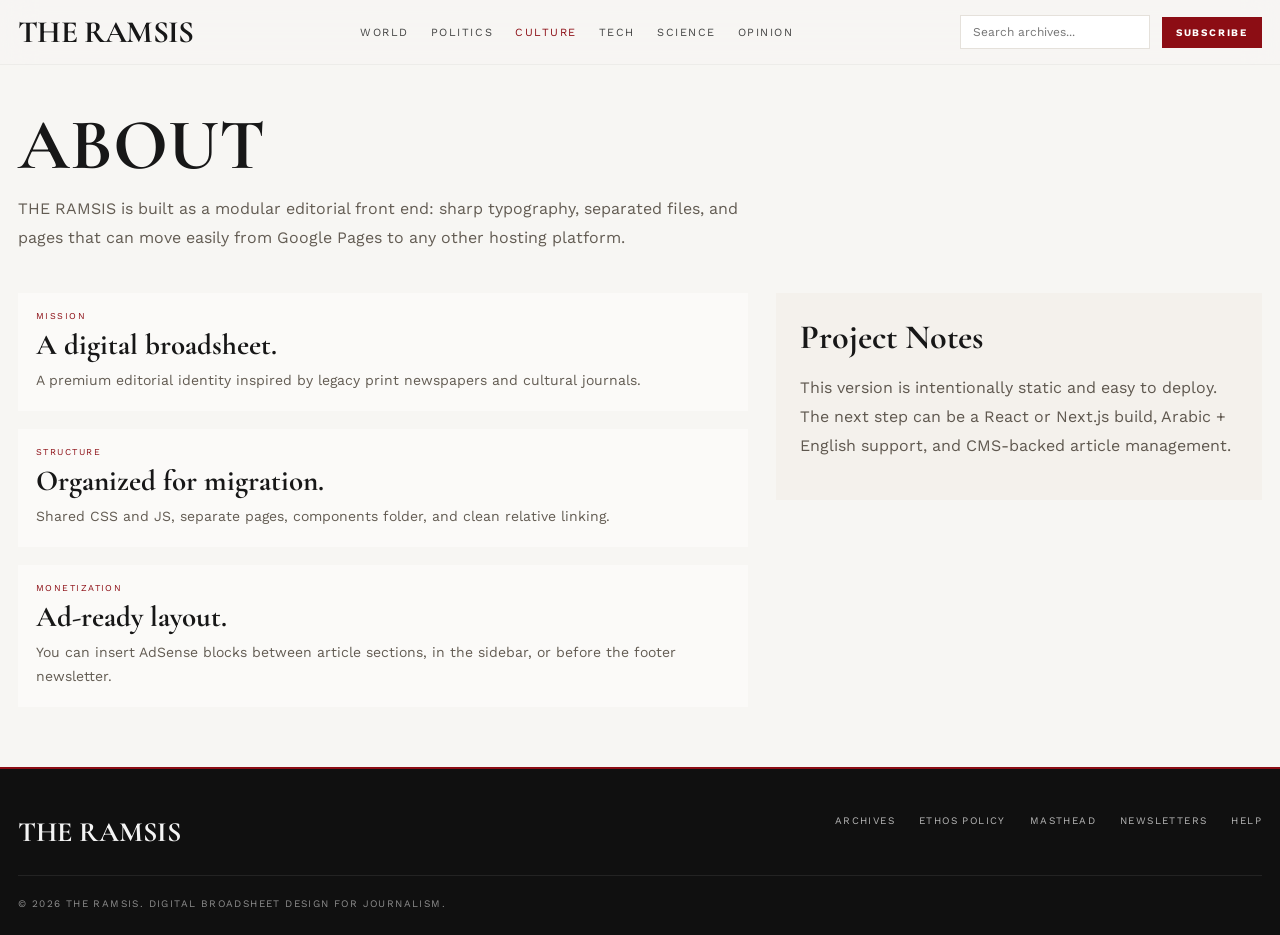
<file: pages/about.html>
<!doctype html><html lang="en"><head><meta charset="UTF-8"><meta name="viewport" content="width=device-width, initial-scale=1.0"><title>THE RAMSIS | About</title><link rel="preconnect" href="https://fonts.googleapis.com"><link rel="preconnect" href="https://fonts.gstatic.com" crossorigin><link href="https://fonts.googleapis.com/css2?family=Cormorant+Garamond:wght@400;500;600;700&family=Work+Sans:wght@300;400;500;600;700&display=swap" rel="stylesheet"><link rel="stylesheet" href="../assets/css/styles.css"><script defer src="../assets/js/main.js"></script></head><body><header class="topbar"><div class="container topbar-inner"><a class="brand" href="../index.html">THE RAMSIS</a><nav class="nav"><a href="../index.html">World</a><a href="./politics.html">Politics</a><a href="./culture.html" class="active">Culture</a><a href="./tech.html">Tech</a><a href="./science.html">Science</a><a href="./opinion.html">Opinion</a></nav><div class="topbar-actions"><input class="search" placeholder="Search archives..."><button class="btn-subscribe">Subscribe</button></div></div></header><main class="container"><section class="page-header"><h1 class="page-title">About</h1><p class="page-subtitle">THE RAMSIS is built as a modular editorial front end: sharp typography, separated files, and pages that can move easily from Google Pages to any other hosting platform.</p></section><section class="list-grid"><div class="story-list"><article class="archive-card"><div class="eyebrow">Mission</div><h3 class="card-title">A digital broadsheet.</h3><p class="card-desc">A premium editorial identity inspired by legacy print newspapers and cultural journals.</p></article><article class="archive-card"><div class="eyebrow">Structure</div><h3 class="card-title">Organized for migration.</h3><p class="card-desc">Shared CSS and JS, separate pages, components folder, and clean relative linking.</p></article><article class="archive-card"><div class="eyebrow">Monetization</div><h3 class="card-title">Ad-ready layout.</h3><p class="card-desc">You can insert AdSense blocks between article sections, in the sidebar, or before the footer newsletter.</p></article></div><aside class="sidebar-panel"><h4>Project Notes</h4><p>This version is intentionally static and easy to deploy. The next step can be a React or Next.js build, Arabic + English support, and CMS-backed article management.</p></aside></section></main><footer class="footer"><div class="container"><div class="footer-top"><div class="footer-brand">THE RAMSIS</div><div class="footer-links"><a href="./archive.html">Archives</a><a href="./about.html">Ethos Policy</a><a href="./about.html">Masthead</a><a href="./about.html">Newsletters</a><a href="./about.html">Help</a></div></div><div class="footer-bottom">© <span data-year></span> THE RAMSIS. Digital broadsheet design for journalism.</div></div></footer></body></html>
</file>
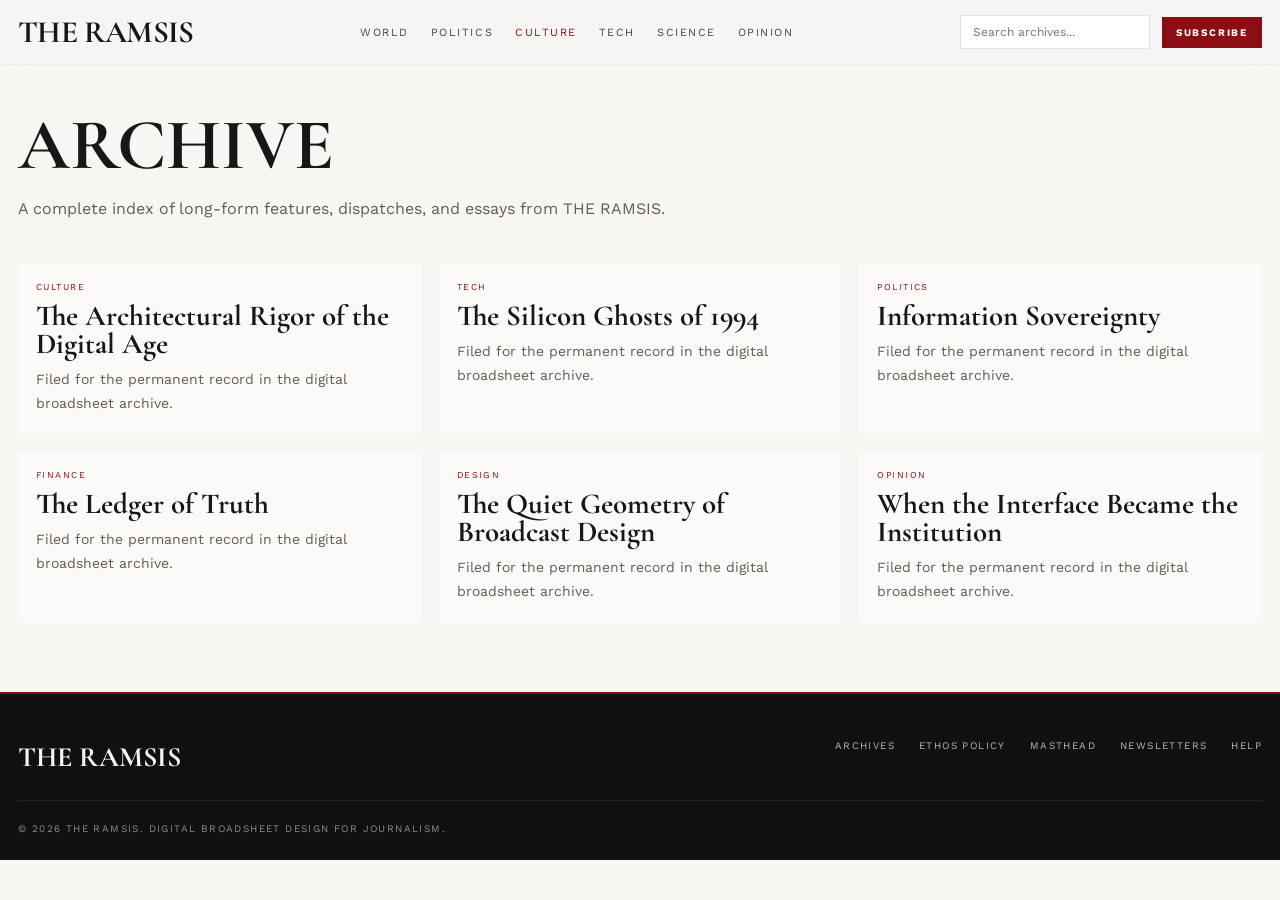
<file: pages/archive.html>
<!doctype html><html lang="en"><head><meta charset="UTF-8"><meta name="viewport" content="width=device-width, initial-scale=1.0"><title>THE RAMSIS | Archive</title><link rel="preconnect" href="https://fonts.googleapis.com"><link rel="preconnect" href="https://fonts.gstatic.com" crossorigin><link href="https://fonts.googleapis.com/css2?family=Cormorant+Garamond:wght@400;500;600;700&family=Work+Sans:wght@300;400;500;600;700&display=swap" rel="stylesheet"><link rel="stylesheet" href="../assets/css/styles.css"><script defer src="../assets/js/main.js"></script></head><body><header class="topbar"><div class="container topbar-inner"><a class="brand" href="../index.html">THE RAMSIS</a><nav class="nav"><a href="../index.html">World</a><a href="./politics.html">Politics</a><a href="./culture.html" class="active">Culture</a><a href="./tech.html">Tech</a><a href="./science.html">Science</a><a href="./opinion.html">Opinion</a></nav><div class="topbar-actions"><input class="search" placeholder="Search archives..."><button class="btn-subscribe">Subscribe</button></div></div></header><main class="container"><section class="page-header"><h1 class="page-title">Archive</h1><p class="page-subtitle">A complete index of long-form features, dispatches, and essays from THE RAMSIS.</p></section><section class="archive-grid"><article class="archive-card"><div class="eyebrow">Culture</div><h3 class="card-title">The Architectural Rigor of the Digital Age</h3><p class="card-desc">Filed for the permanent record in the digital broadsheet archive.</p></article><article class="archive-card"><div class="eyebrow">Tech</div><h3 class="card-title">The Silicon Ghosts of 1994</h3><p class="card-desc">Filed for the permanent record in the digital broadsheet archive.</p></article><article class="archive-card"><div class="eyebrow">Politics</div><h3 class="card-title">Information Sovereignty</h3><p class="card-desc">Filed for the permanent record in the digital broadsheet archive.</p></article><article class="archive-card"><div class="eyebrow">Finance</div><h3 class="card-title">The Ledger of Truth</h3><p class="card-desc">Filed for the permanent record in the digital broadsheet archive.</p></article><article class="archive-card"><div class="eyebrow">Design</div><h3 class="card-title">The Quiet Geometry of Broadcast Design</h3><p class="card-desc">Filed for the permanent record in the digital broadsheet archive.</p></article><article class="archive-card"><div class="eyebrow">Opinion</div><h3 class="card-title">When the Interface Became the Institution</h3><p class="card-desc">Filed for the permanent record in the digital broadsheet archive.</p></article></section></main><footer class="footer"><div class="container"><div class="footer-top"><div class="footer-brand">THE RAMSIS</div><div class="footer-links"><a href="./archive.html">Archives</a><a href="./about.html">Ethos Policy</a><a href="./about.html">Masthead</a><a href="./about.html">Newsletters</a><a href="./about.html">Help</a></div></div><div class="footer-bottom">© <span data-year></span> THE RAMSIS. Digital broadsheet design for journalism.</div></div></footer></body></html>
</file>
<file: assets/css/styles.css>
:root{
  --paper:#f7f6f3;--paper-2:#f0eeea;--ink:#171717;--muted:#6d675f;--line:#e5e1db;--accent:#8c0d14;--dark:#121212;--max:1320px;
}
*{box-sizing:border-box}html{scroll-behavior:smooth}body{margin:0;background:var(--paper);color:var(--ink);font-family:"Work Sans",system-ui,sans-serif}a{color:inherit;text-decoration:none}img{max-width:100%;display:block}input,button{font:inherit}button{cursor:pointer}.container{max-width:var(--max);margin:0 auto;padding:0 18px}.topbar{position:sticky;top:0;z-index:50;background:rgba(247,246,243,.9);backdrop-filter:blur(16px);border-bottom:1px solid rgba(0,0,0,.04)}.topbar-inner{height:64px;display:grid;grid-template-columns:auto 1fr auto;align-items:center;gap:20px}.brand{font-family:"Cormorant Garamond",serif;font-size:31px;font-weight:700;letter-spacing:-.02em;text-transform:uppercase}.nav{display:flex;gap:22px;justify-content:center;font-size:11px;letter-spacing:.14em;text-transform:uppercase}.nav a{opacity:.8}.nav a.active,.nav a:hover{opacity:1;color:var(--accent)}.topbar-actions{display:flex;align-items:center;gap:12px}.search{border:1px solid var(--line);background:#fff;height:34px;padding:0 12px;min-width:190px;font-size:12px}.btn-subscribe{background:var(--accent);color:#fff;border:none;padding:10px 14px;font-size:10px;letter-spacing:.18em;text-transform:uppercase;font-weight:700}
.kicker-row{display:flex;justify-content:space-between;align-items:flex-start;margin-top:34px;margin-bottom:22px;gap:20px}.kicker-left{display:flex;gap:12px;align-items:center}.badge{background:var(--accent);color:#fff;padding:5px 8px;font-size:9px;letter-spacing:.14em;text-transform:uppercase;font-weight:700}.meta-small{font-size:10px;letter-spacing:.18em;text-transform:uppercase;color:#7f776d}.hero-title{font-family:"Cormorant Garamond",serif;font-weight:700;font-size:clamp(54px,8vw,92px);line-height:.9;letter-spacing:-.05em;max-width:760px;margin:8px 0 28px}.hero-meta{display:flex;justify-content:space-between;align-items:flex-start;gap:20px;margin:28px 0 36px}.author-box{display:flex;gap:14px;align-items:center}.author-avatar{width:42px;height:42px;border-radius:50%;background:#d9d5cf;display:flex;align-items:center;justify-content:center;font-family:"Cormorant Garamond",serif;font-size:24px;font-weight:700}.author-label,.publish-label{font-size:9px;letter-spacing:.18em;text-transform:uppercase;color:#92877d;margin-bottom:5px}.author-name{font-family:"Cormorant Garamond",serif;font-style:italic;font-size:21px}.publish-date{font-size:13px}.hero-image{margin:0 0 46px;background:#ddd;overflow:hidden}.hero-image img{width:100%;height:auto;aspect-ratio:1.65/1;object-fit:cover;filter:grayscale(100%)}
.article-shell{display:grid;grid-template-columns:70px minmax(0,700px) 1fr;gap:40px;align-items:start}.share-rail{position:sticky;top:110px;padding-top:20px}.share-rail .dot{width:11px;height:11px;border:1px solid #8f877d;margin:16px auto;background:transparent}.share-rail .dot.fill{background:var(--accent);border-color:var(--accent)}.quote-intro{font-family:"Cormorant Garamond",serif;font-size:34px;line-height:1.15;font-style:italic;color:#7d746a;margin:0 0 34px}.article-body p{font-size:16px;line-height:1.95;color:#26231f;margin:0 0 28px}.article-body p.dropcap:first-letter{float:left;font-family:"Cormorant Garamond",serif;font-size:72px;line-height:.9;padding-right:10px;color:var(--accent);font-weight:700}.article-body h2{font-family:"Cormorant Garamond",serif;font-size:44px;line-height:1;margin:38px 0 18px}.pullquote{background:var(--paper-2);padding:28px 34px;margin:34px 0}.pullquote-mark{color:var(--accent);font-family:"Cormorant Garamond",serif;font-size:58px;line-height:1;margin-bottom:10px}.pullquote-text{font-family:"Cormorant Garamond",serif;font-style:italic;font-weight:700;font-size:33px;line-height:1.1;margin:0 0 12px}.pullquote-by{font-size:10px;letter-spacing:.14em;text-transform:uppercase;color:#867e74}.tag-row{display:flex;flex-wrap:wrap;gap:8px;margin-top:38px}.tag{padding:8px 10px;background:#efebe7;font-size:10px;letter-spacing:.14em;text-transform:uppercase;color:#5e564d}
.related{margin-top:90px;padding-top:10px}.section-head{display:flex;justify-content:space-between;align-items:center;margin-bottom:24px}.section-head h3{font-family:"Cormorant Garamond",serif;font-size:46px;line-height:1;text-transform:uppercase;margin:0}.section-head a{font-size:10px;letter-spacing:.14em;text-transform:uppercase;color:var(--accent)}.related-grid{display:grid;grid-template-columns:2fr 1fr;gap:24px}.card-lead{background:#fff}.card-lead .thumb{aspect-ratio:1.8/1;overflow:hidden;background:#d0cbc4}.card-lead img{width:100%;height:100%;object-fit:cover}.card-lead .card-copy{padding:16px 8px 0 0}.eyebrow{font-size:9px;letter-spacing:.16em;text-transform:uppercase;color:var(--accent);margin-bottom:10px}.card-title{font-family:"Cormorant Garamond",serif;font-size:42px;line-height:.97;margin:0 0 10px}.card-desc{color:#635c53;line-height:1.7;font-size:14px;margin:0}.side-stack{display:flex;flex-direction:column;gap:14px}.side-card{background:#faf9f7;padding:20px 18px}.side-card .card-title{font-size:31px}
.newsletter{margin-top:84px;background:#111;color:#fff;position:relative;overflow:hidden}.newsletter::before{content:"THE RAMSIS";position:absolute;inset:auto auto -24px 18px;font-family:"Cormorant Garamond",serif;font-size:150px;line-height:.8;color:rgba(255,255,255,.05);font-weight:700;pointer-events:none}.newsletter-inner{padding:70px 18px 56px;text-align:center;position:relative}.newsletter-title{font-family:"Cormorant Garamond",serif;font-style:italic;font-weight:700;font-size:58px;line-height:.9;text-transform:uppercase;max-width:650px;margin:0 auto 18px}.newsletter-copy{max-width:620px;margin:0 auto 26px;color:rgba(255,255,255,.8);line-height:1.7}.newsletter-form{display:flex;justify-content:center;gap:0;max-width:560px;margin:0 auto}.newsletter-form input{flex:1;min-width:0;background:rgba(255,255,255,.08);border:1px solid rgba(255,255,255,.08);color:#fff;padding:15px 16px}.newsletter-form button{border:none;background:var(--accent);color:#fff;padding:0 22px;font-size:11px;letter-spacing:.16em;text-transform:uppercase;font-weight:700}
.footer{background:#101010;color:#f4f4f4;padding:46px 0 26px;border-top:2px solid var(--accent)}.footer-top{display:grid;grid-template-columns:1fr auto;gap:24px;align-items:start}.footer-brand{font-family:"Cormorant Garamond",serif;font-size:28px;font-weight:700;text-transform:uppercase}.footer-links{display:flex;gap:24px;flex-wrap:wrap;font-size:10px;letter-spacing:.14em;text-transform:uppercase;color:rgba(255,255,255,.7)}.footer-bottom{margin-top:26px;padding-top:22px;border-top:1px solid rgba(255,255,255,.08);font-size:10px;letter-spacing:.14em;text-transform:uppercase;color:rgba(255,255,255,.52)}
.page-header{padding:46px 0 24px}.page-title{font-family:"Cormorant Garamond",serif;font-size:72px;line-height:.95;margin:0 0 14px;text-transform:uppercase}.page-subtitle{max-width:760px;color:#635c53;line-height:1.8}.list-grid{display:grid;grid-template-columns:1.2fr .8fr;gap:28px;padding-bottom:60px}.story-list{display:grid;gap:18px}.story-item{display:grid;grid-template-columns:220px 1fr;gap:18px;background:#fbfaf8;padding:14px}.story-item img{width:100%;height:160px;object-fit:cover}.story-item .card-title{font-size:34px}.sidebar-panel{background:#f4f1ec;padding:24px;align-self:start}.sidebar-panel h4{font-family:"Cormorant Garamond",serif;font-size:34px;margin:0 0 16px}.sidebar-panel p{line-height:1.8;color:#5f584f}.archive-grid{display:grid;grid-template-columns:repeat(3,1fr);gap:18px;padding-bottom:70px}.archive-card{background:#fbfaf8;padding:18px}.archive-card .card-title{font-size:29px}
@media (max-width:980px){.nav{display:none}.topbar-inner{grid-template-columns:auto 1fr}.topbar-actions{justify-content:flex-end}.article-shell{grid-template-columns:1fr}.share-rail{display:none}.related-grid,.list-grid,.footer-top{grid-template-columns:1fr}.archive-grid{grid-template-columns:1fr 1fr}}@media (max-width:700px){.search{display:none}.hero-title{font-size:52px}.hero-meta{flex-direction:column}.newsletter-title{font-size:40px}.newsletter-form{flex-direction:column}.story-item{grid-template-columns:1fr}.archive-grid{grid-template-columns:1fr}.card-title{font-size:34px}.section-head h3{font-size:34px}.page-title{font-size:48px}}
</file>
